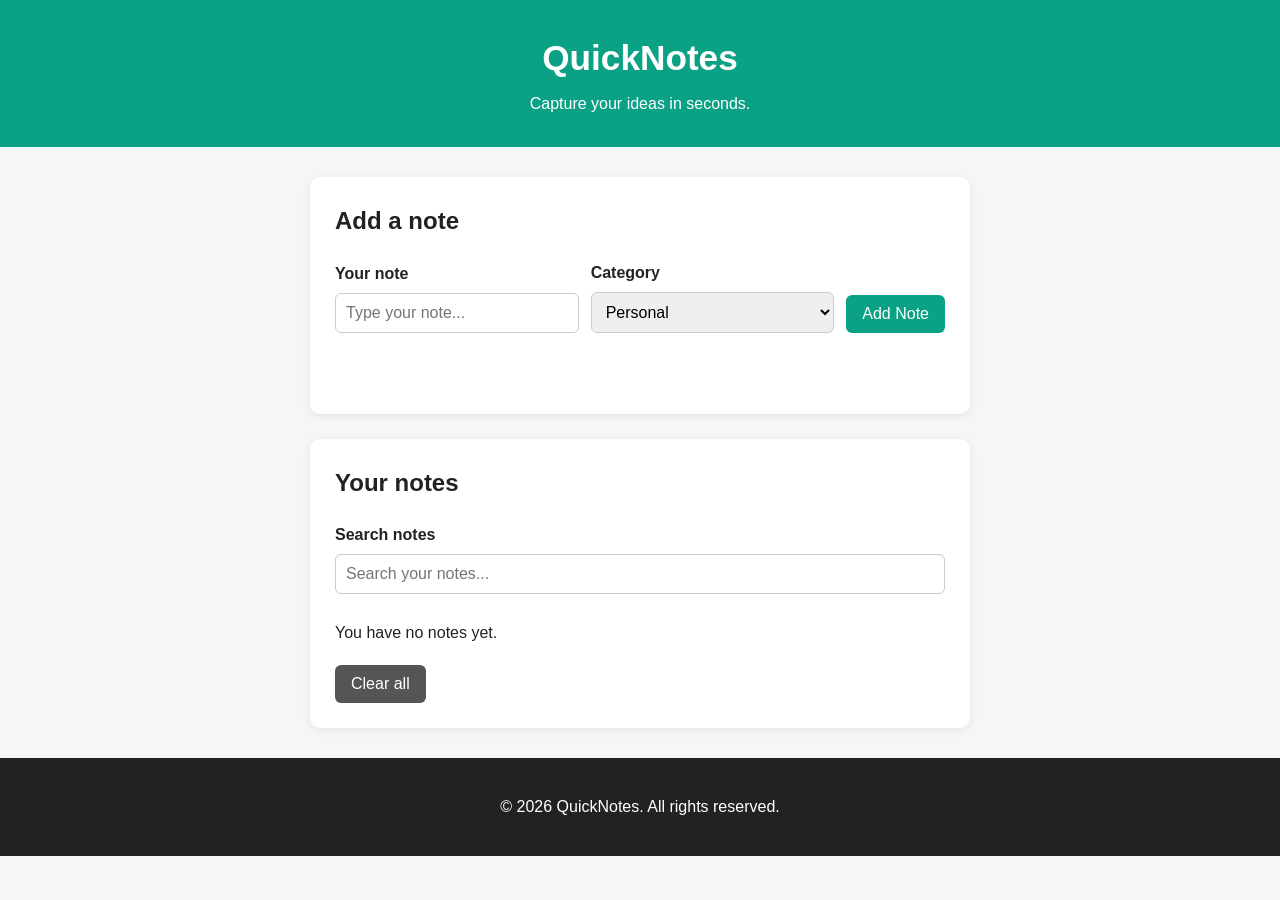
<file: quicknotes-app/index.html>
<!DOCTYPE html>
<html lang="en">
<head>
  <meta charset="UTF-8">
  <meta name="viewport" content="width=device-width, initial-scale=1.0">
  <title>QuickNotes</title>
  <link rel="stylesheet" href="style.css">
  <script src="script.js" defer></script>
</head>
<body>

  <header>
    <h1>QuickNotes</h1>
    <p>Capture your ideas in seconds.</p>
  </header>

  <main>

    <section id="add-note-section">
      <h2>Add a note</h2>

      <form id="note-form">
        <div>
          <label for="note-input">Your note</label>
          <input
            type="text"
            id="note-input"
            placeholder="Type your note..."
            maxlength="200"
          >
        </div>

        <div>
          <label for="note-category">Category</label>
          <select id="note-category">
            <option value="personal">Personal</option>
            <option value="work">Work</option>
            <option value="study">Study</option>
          </select>
        </div>

        <button type="submit">Add Note</button>
      </form>

      <p id="error-message"></p>
    </section>

    <section id="your-notes-section">
      <h2>Your notes</h2>

      <label for="search-input">Search notes</label>
      <input
        type="search"
        id="search-input"
        placeholder="Search your notes..."
      >

      <p id="note-count">You have no notes yet.</p>

      <ul id="notes-list"></ul>

      <button type="button" id="clear-all-btn">Clear all</button>
    </section>

  </main>

  <footer>
    <p>&copy; 2026 QuickNotes. All rights reserved.</p>
  </footer>

</body>
</html>
</file>
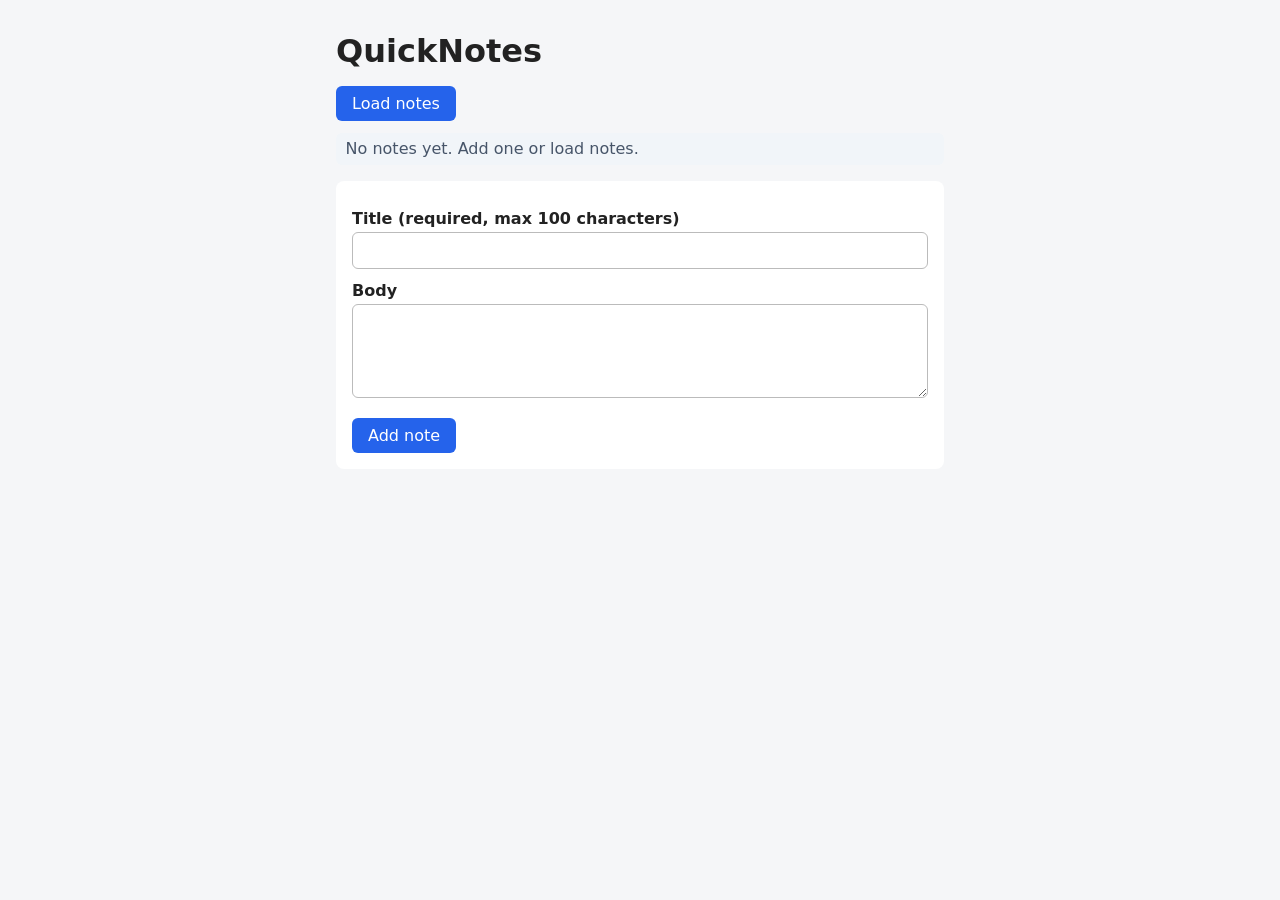
<file: quicknotes-system-design/index.html>
<!DOCTYPE html>
<html lang="en">
<head>
  <meta charset="UTF-8">
  <meta name="viewport" content="width=device-width, initial-scale=1">
  <title>QuickNotes</title>
  <link rel="stylesheet" href="style.css">
  <script src="api.js" defer></script>
</head>
<body>
  <main>
    <h1>QuickNotes</h1>

    <button id="load-btn" type="button">Load notes</button>
    <p id="status" role="status" aria-live="polite"></p>

    <form id="note-form" novalidate>
      <label for="title-input">Title (required, max 100 characters)</label>
      <input id="title-input" type="text" maxlength="200" autocomplete="off">

      <label for="body-input">Body</label>
      <textarea id="body-input" rows="4"></textarea>

      <button id="submit-btn" type="submit">Add note</button>
    </form>

    <ul id="notes-list"></ul>
  </main>
</body>
</html>
</file>
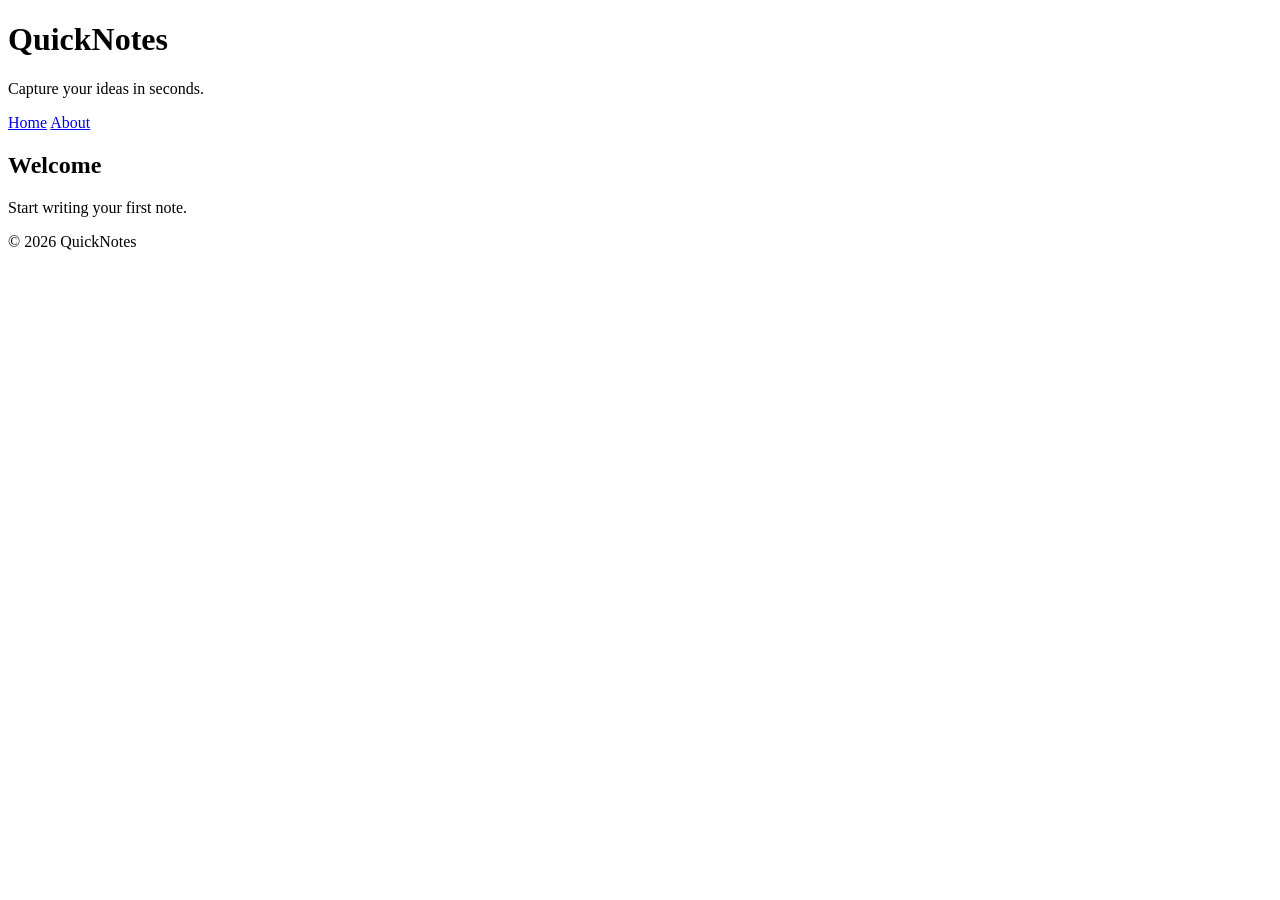
<file: web-foundations-days/day1/index.html>
<!DOCTYPE html>
<html lang="en">
<head>
  <meta charset="UTF-8">
  <meta name="viewport" content="width=device-width, initial-scale=1.0">
  <title>QuickNotes</title>
</head>
<body>
  <header>
    <h1>QuickNotes</h1>
    <p>Capture your ideas in seconds.</p>
    <nav>
      <a href="index.html">Home</a>
      <a href="about.html">About</a>
    </nav>
  </header>

  <main>
    <!-- Keep the main content from your lab here -->
    <h2>Welcome</h2>
    <p>Start writing your first note.</p>
  </main>

  <footer>
    <p>&copy; 2026 QuickNotes</p>
  </footer>
</body>
</html>
</file>
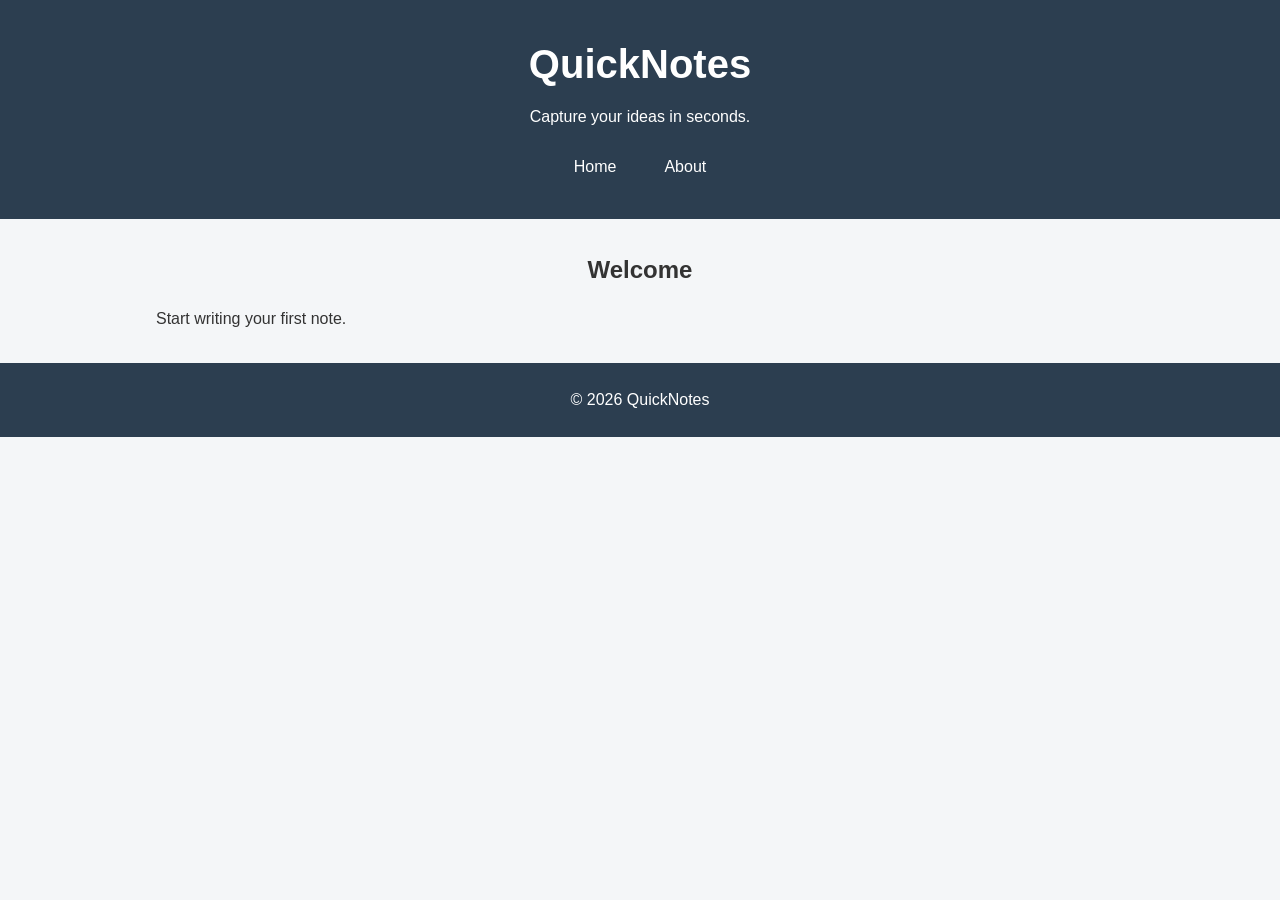
<file: web-foundations-days/day2/index.html>
<!DOCTYPE html>
<html lang="en">
<head>
  <meta charset="UTF-8">
  <meta name="viewport" content="width=device-width, initial-scale=1.0">
  <title>QuickNotes</title>
  <link rel="stylesheet" href="style.css">
</head>
<body>
  <header>
    <h1>QuickNotes</h1>
    <p>Capture your ideas in seconds.</p>
    <nav>
      <a href="index.html">Home</a>
      <a href="about.html">About</a>
    </nav>
  </header>

  <main>
    <!-- Keep the main content from your lab here -->
    <h2>Welcome</h2>
    <p>Start writing your first note.</p>
  </main>

  <footer>
    <p>&copy; 2026 QuickNotes</p>
  </footer>
</body>
</html>
</file>
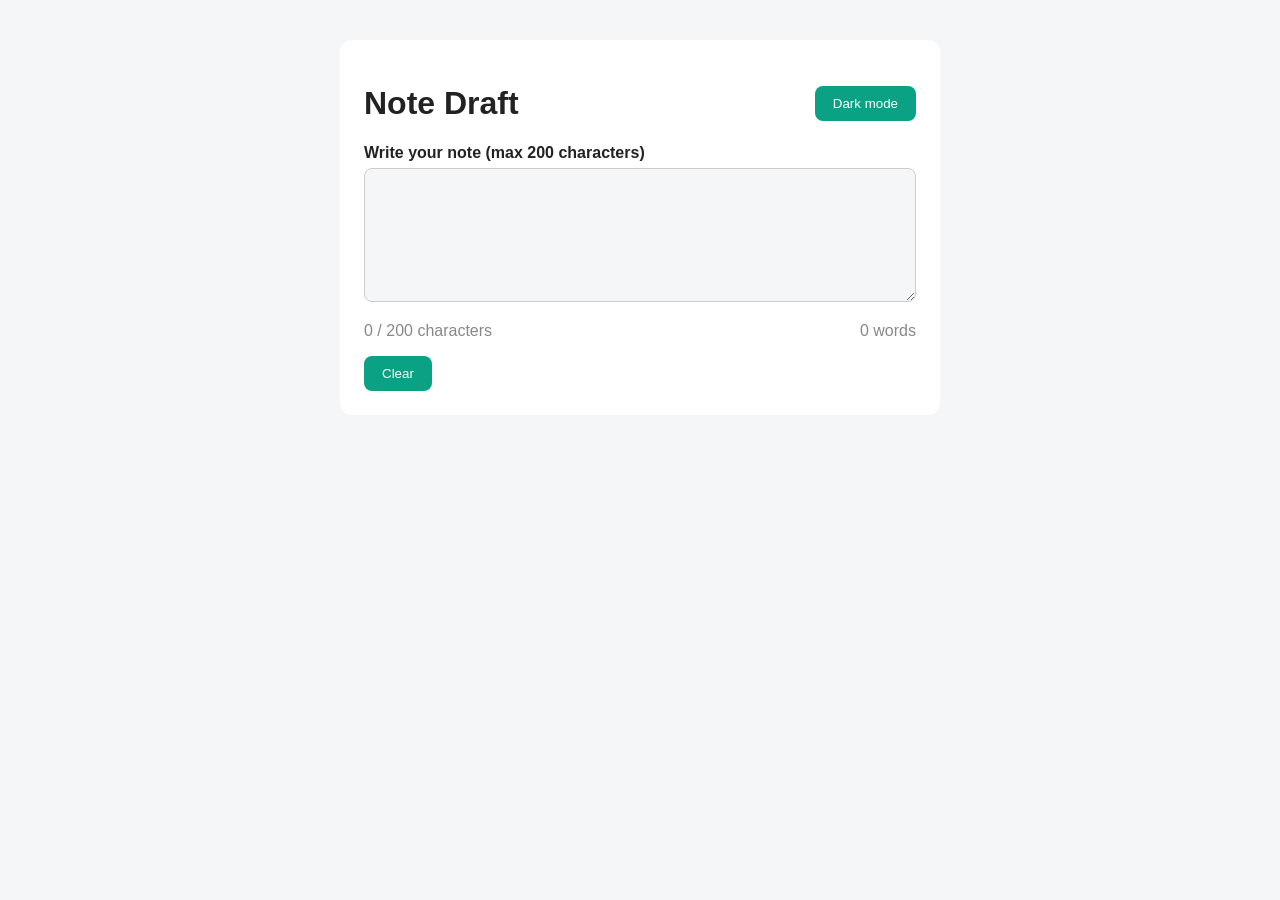
<file: web-foundations-days/day4/index.html>
<!DOCTYPE html>
<html lang="en">
  <head>
    <meta charset="UTF-8" />
    <meta name="viewport" content="width=device-width, initial-scale=1.0" />
    <title>Note Draft</title>
    <link rel="stylesheet" href="style.css" />
    <script src="script.js" defer></script>
  </head>
  <body>
    <main>
      <div class="top-bar">
        <h1>Note Draft</h1>
        <button type="button" id="theme-toggle">Dark mode</button>
      </div>
 
      <label for="note-text">Write your note (max 200 characters)</label>
      <textarea id="note-text" rows="6"></textarea>
 
      <div class="counters">
        <p id="char-count">0 / 200 characters</p>
        <p id="word-count">0 words</p>
      </div>
 
      <button type="button" id="clear-btn">Clear</button>
    </main>
  </body>
</html>
</file>
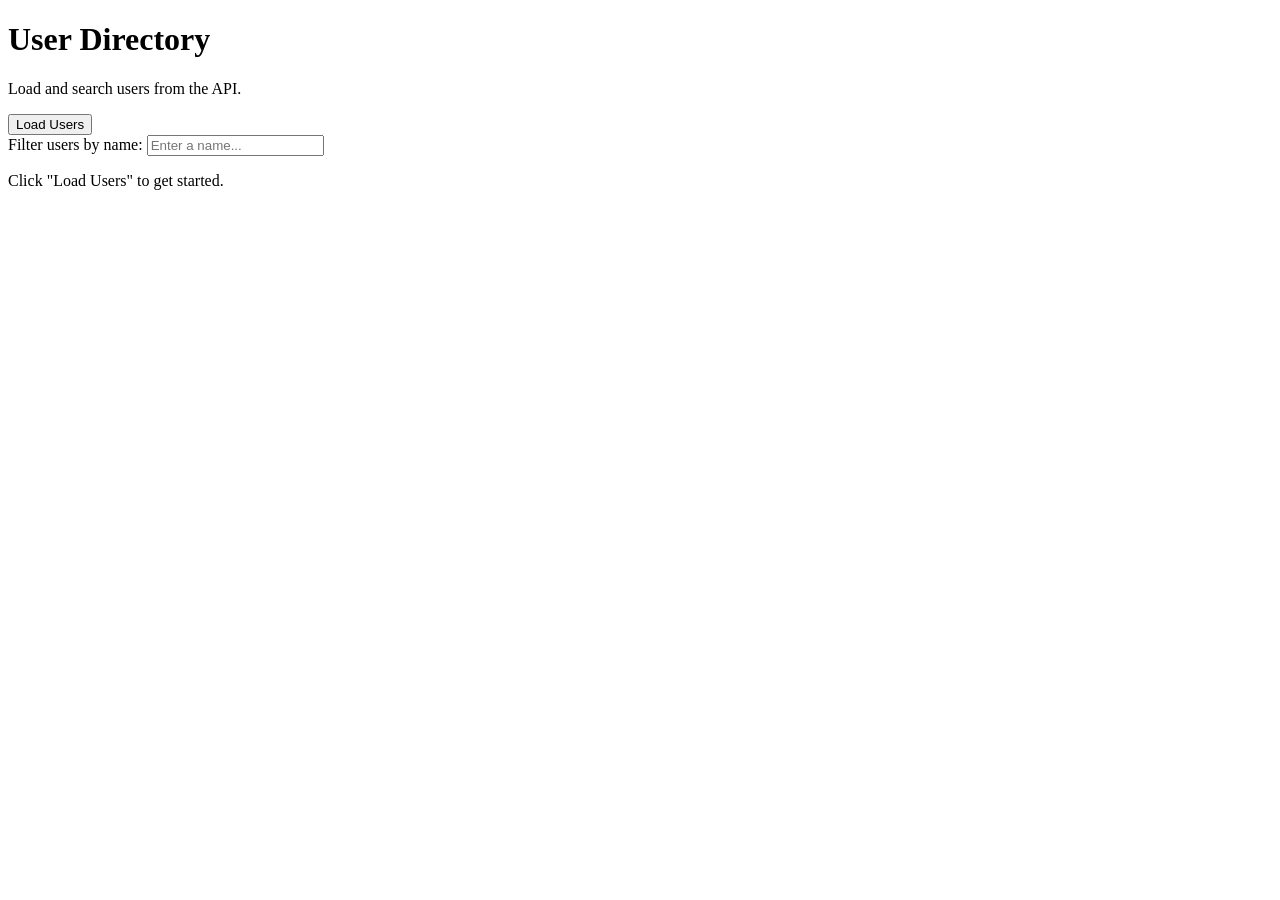
<file: web-foundations-days/day5/index.html>
<!DOCTYPE html>
<html lang="en">
<head>
    <meta charset="UTF-8">
    <meta name="viewport" content="width=device-width, initial-scale=1.0">
    <title>User Directory</title>
    <script src="users.js" defer></script>
</head>
<body>
    <header>
        <h1>User Directory</h1>
        <p>Load and search users from the API.</p>
    </header>

    <main>
        <button id="load-users" type="button">Load Users</button>

        <div>
            <label for="filter-input">Filter users by name:</label>
            <input
                id="filter-input"
                type="text"
                placeholder="Enter a name..."
            >
        </div>

        <p id="status" role="status" aria-live="polite">
            Click "Load Users" to get started.
        </p>

        <ul id="users-list"></ul>
    </main>
</body>
</html>
</file>
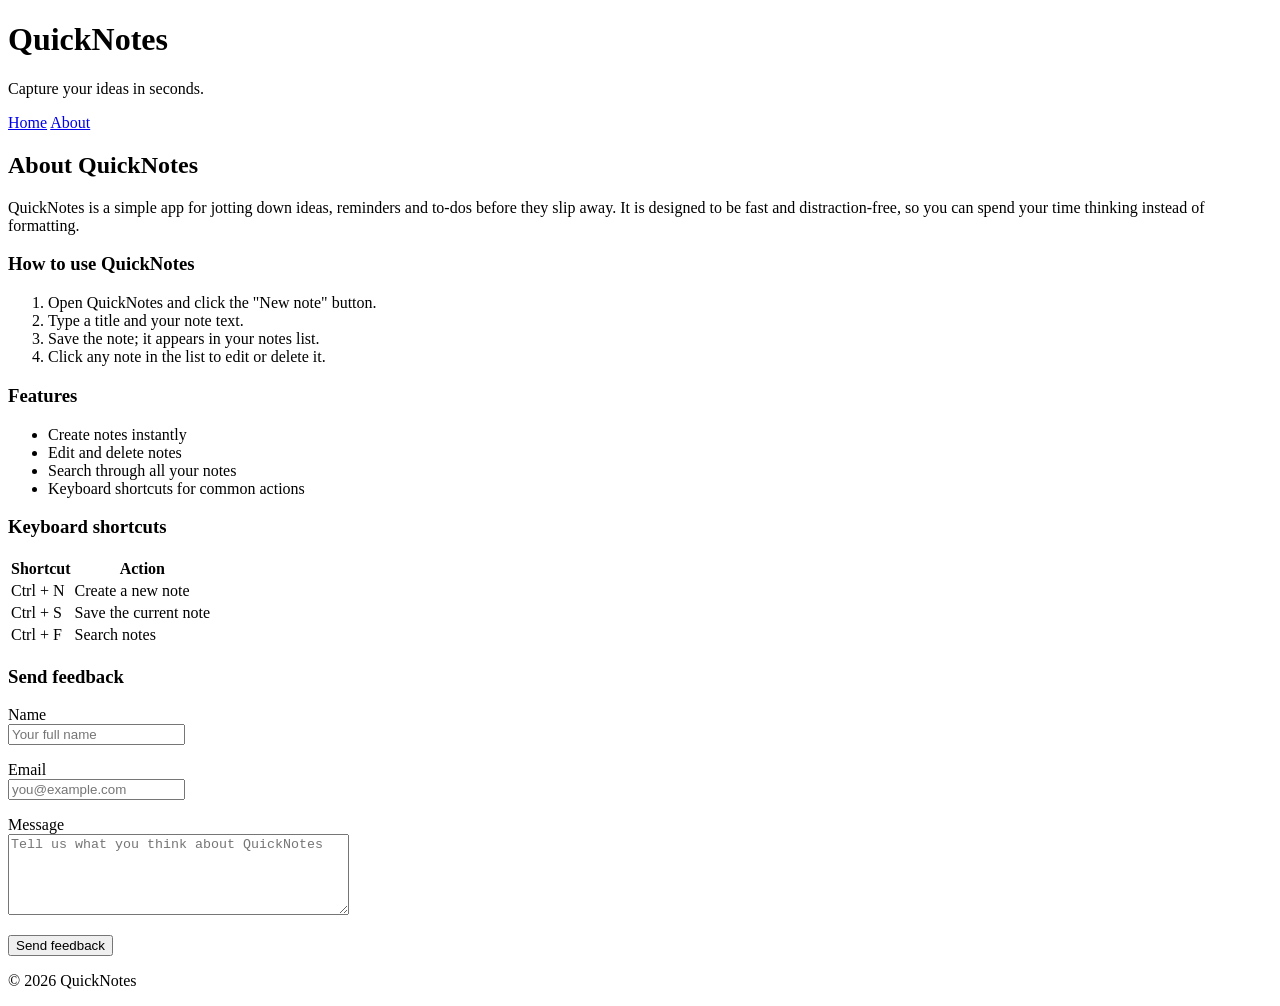
<file: web-foundations-days/day1/about.html>
<!DOCTYPE html>
<html lang="en">
<head>
  <meta charset="UTF-8">
  <meta name="viewport" content="width=device-width, initial-scale=1.0">
  <title>About QuickNotes</title>
</head>
<body>
  <header>
    <h1>QuickNotes</h1>
    <p>Capture your ideas in seconds.</p>
    <nav>
      <a href="index.html">Home</a>
      <a href="about.html">About</a>
    </nav>
  </header>

  <main>
    <h2>About QuickNotes</h2>
    <p>QuickNotes is a simple app for jotting down ideas, reminders and to-dos before they slip away. It is designed to be fast and distraction-free, so you can spend your time thinking instead of formatting.</p>

    <section>
      <h3>How to use QuickNotes</h3>
      <ol>
        <li>Open QuickNotes and click the "New note" button.</li>
        <li>Type a title and your note text.</li>
        <li>Save the note; it appears in your notes list.</li>
        <li>Click any note in the list to edit or delete it.</li>
      </ol>
    </section>

    <section>
      <h3>Features</h3>
      <ul>
        <li>Create notes instantly</li>
        <li>Edit and delete notes</li>
        <li>Search through all your notes</li>
        <li>Keyboard shortcuts for common actions</li>
      </ul>
    </section>

    <section>
      <h3>Keyboard shortcuts</h3>
      <table>
        <thead>
          <tr>
            <th>Shortcut</th>
            <th>Action</th>
          </tr>
        </thead>
        <tbody>
          <tr>
            <td>Ctrl + N</td>
            <td>Create a new note</td>
          </tr>
          <tr>
            <td>Ctrl + S</td>
            <td>Save the current note</td>
          </tr>
          <tr>
            <td>Ctrl + F</td>
            <td>Search notes</td>
          </tr>
        </tbody>
      </table>
    </section>

    <section>
      <h3>Send feedback</h3>
    <form>
    <p>
        <label for="name">Name</label><br>
        <input type="text" id="name" name="name" placeholder="Your full name" required>
    </p>
    <p>
        <label for="email">Email</label><br>
        <input type="email" id="email" name="email" placeholder="you@example.com" required>
    </p>
    <p>
        <label for="message">Message</label><br>
        <textarea id="message" name="message" rows="5" cols="40" placeholder="Tell us what you think about QuickNotes" required></textarea>
    </p>
    <button type="submit">Send feedback</button>
    </form>
    </section>
  </main>

  <footer>
    <p>&copy; 2026 QuickNotes</p>
  </footer>
</body>
</html>
</file>
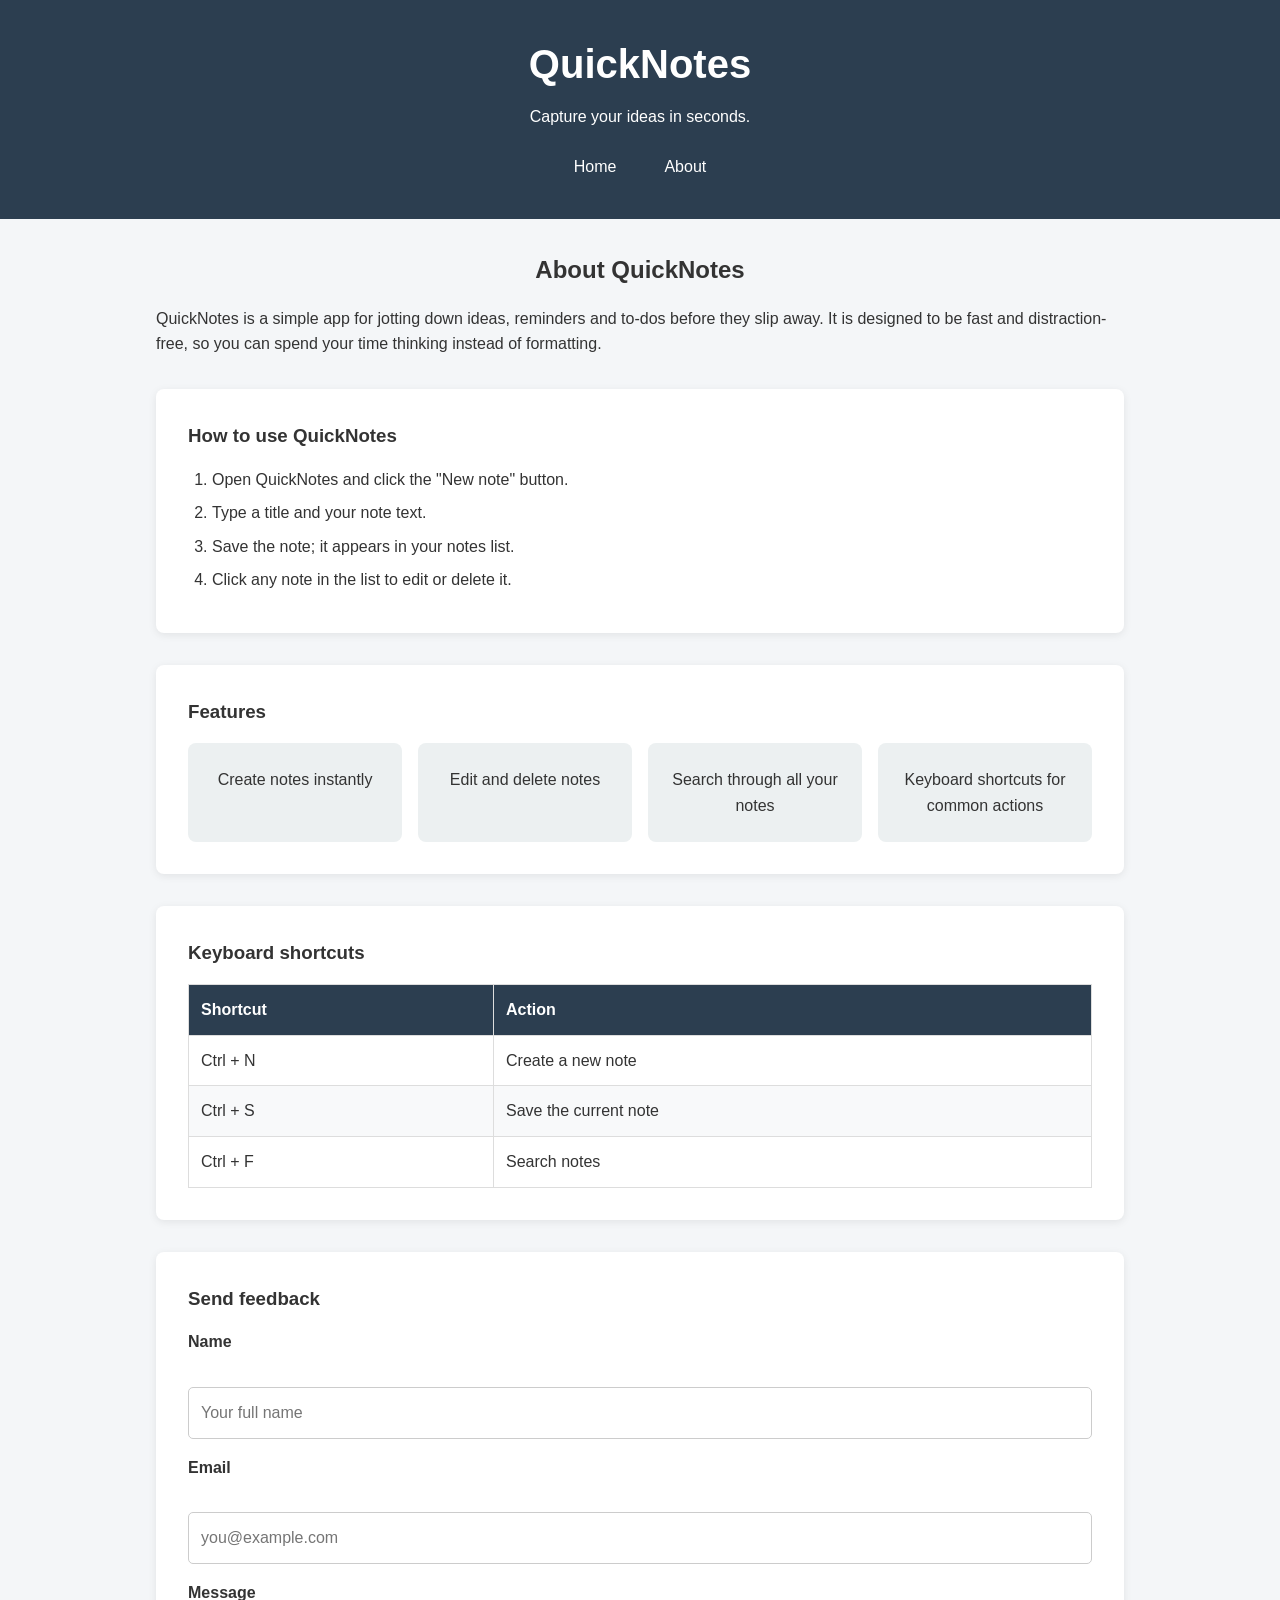
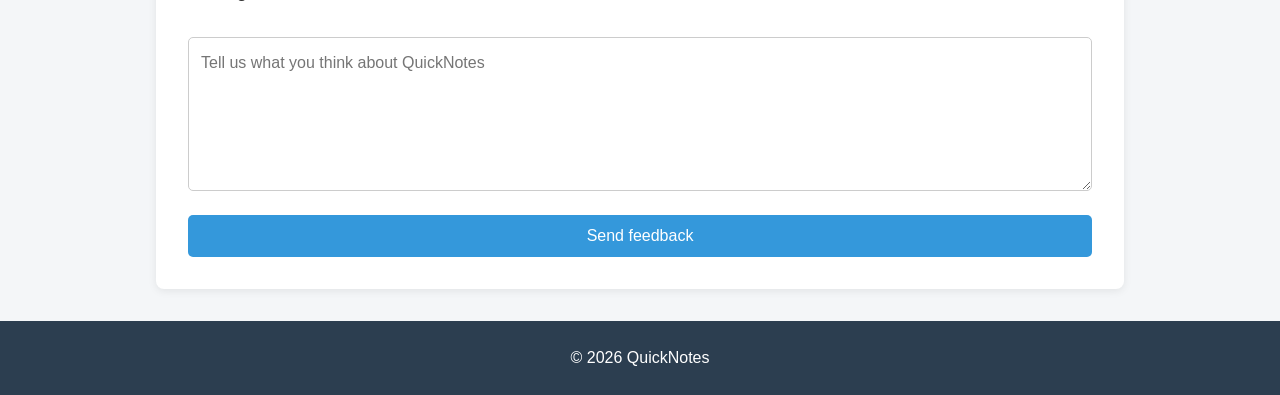
<file: web-foundations-days/day2/about.html>
<!DOCTYPE html>
<html lang="en">
<head>
  <meta charset="UTF-8">
  <meta name="viewport" content="width=device-width, initial-scale=1.0">
  <title>About QuickNotes</title>
  <link rel="stylesheet" href="style.css">
</head>

<body>
  <header>
    <h1>QuickNotes</h1>
    <p>Capture your ideas in seconds.</p>

    <nav>
      <a href="index.html">Home</a>
      <a href="about.html">About</a>
    </nav>
  </header>

  <main>
    <h2>About QuickNotes</h2>

    <p>
      QuickNotes is a simple app for jotting down ideas, reminders and to-dos
      before they slip away. It is designed to be fast and distraction-free,
      so you can spend your time thinking instead of formatting.
    </p>

    <section>
      <h3>How to use QuickNotes</h3>

      <ol>
        <li>Open QuickNotes and click the "New note" button.</li>
        <li>Type a title and your note text.</li>
        <li>Save the note; it appears in your notes list.</li>
        <li>Click any note in the list to edit or delete it.</li>
      </ol>
    </section>

    <section>
      <h3>Features</h3>

      <ul class="features">
        <li>Create notes instantly</li>
        <li>Edit and delete notes</li>
        <li>Search through all your notes</li>
        <li>Keyboard shortcuts for common actions</li>
      </ul>
    </section>

    <section>
      <h3>Keyboard shortcuts</h3>

      <table>
        <thead>
          <tr>
            <th>Shortcut</th>
            <th>Action</th>
          </tr>
        </thead>

        <tbody>
          <tr>
            <td>Ctrl + N</td>
            <td>Create a new note</td>
          </tr>
          <tr>
            <td>Ctrl + S</td>
            <td>Save the current note</td>
          </tr>
          <tr>
            <td>Ctrl + F</td>
            <td>Search notes</td>
          </tr>
        </tbody>
      </table>
    </section>

    <section>
      <h3>Send feedback</h3>

      <form>
        <p>
          <label for="name">Name</label><br>
          <input
            type="text"
            id="name"
            name="name"
            placeholder="Your full name"
            required
          >
        </p>

        <p>
          <label for="email">Email</label><br>
          <input
            type="email"
            id="email"
            name="email"
            placeholder="you@example.com"
            required
          >
        </p>

        <p>
          <label for="message">Message</label><br>
          <textarea
            id="message"
            name="message"
            rows="5"
            cols="40"
            placeholder="Tell us what you think about QuickNotes"
            required
          ></textarea>
        </p>

        <button type="submit">Send feedback</button>
      </form>
    </section>
  </main>

  <footer>
    <p>&copy; 2026 QuickNotes</p>
  </footer>
</body>
</html>
</file>
<file: quicknotes-app/style.css>
/* Box-sizing reset */
*,
*::before,
*::after {
  box-sizing: border-box;
}

/* Page */
body {
  margin: 0;
  font-family: Arial, sans-serif;
  background-color: #f4f6f8;
  color: #222;
  line-height: 1.6;
}

/* Header */
header {
  background-color: #0ba184;
  color: white;
  text-align: center;
  padding: 30px 20px;
}

header h1 {
  margin: 0;
  font-size: 2.2rem;
}

header p {
  margin: 5px 0 0;
}

/* Main */
main {
  max-width: 700px;
  margin: 30px auto;
  padding: 0 20px;
}

/* Sections */
section {
  background-color: white;
  padding: 25px;
  margin-bottom: 25px;
  border-radius: 10px;
  box-shadow: 0 2px 8px rgba(0, 0, 0, 0.08);
}

section h2 {
  margin-top: 0;
}

/* Form */
#note-form {
  display: flex;
  align-items: end;
  gap: 12px;
}

#note-form > div {
  flex: 1;
}

label {
  display: block;
  margin-bottom: 6px;
  font-weight: bold;
}

input,
select {
  width: 100%;
  padding: 10px;
  border: 1px solid #ccc;
  border-radius: 6px;
  font-size: 1rem;
}

button {
  padding: 10px 16px;
  border: none;
  border-radius: 6px;
  background-color: #0ba184;
  color: white;
  font-size: 1rem;
  cursor: pointer;
  transition: opacity 0.2s ease, transform 0.2s ease;
}

button:hover {
  opacity: 0.85;
  transform: translateY(-1px);
}

/* Search */
#search-input {
  margin-bottom: 10px;
}

/* Error */
#error-message {
  color: #b91c1c;
  font-weight: bold;
  min-height: 24px;
}

/* Notes list */
#notes-list {
  list-style: none;
  padding: 0;
  margin: 20px 0;
}

/* Note cards */
.note-card {
  padding: 16px;
  border: 1px solid #ddd;
  border-radius: 8px;
  margin-bottom: 12px;
  background-color: #fafafa;
}

.note-card p {
  margin: 5px 0;
}

.note-text {
  font-size: 1.05rem;
  font-weight: 500;
}

.note-category {
  display: inline-block;
  padding: 3px 8px;
  border-radius: 4px;
  font-size: 0.8rem;
  font-weight: bold;
  margin-bottom: 5px;
}

.note-date {
  color: #777;
  font-size: 0.85rem;
}

/* Category styles */
.category-personal {
  border-left: 5px solid teal;
}

.category-personal .note-category {
  background-color: #d5f5ef;
  color: #087f6b;
}

.category-work {
  border-left: 5px solid darkred;
}

.category-work .note-category {
  background-color: #f5dcdc;
  color: darkred;
}

.category-study {
  border-left: 5px solid blue;
}

.category-study .note-category {
  background-color: #dce8ff;
  color: #174ea6;
}

/* Delete button */
.delete-btn {
  background-color: #b91c1c;
  margin-top: 8px;
}

.delete-btn:hover {
  background-color: #991b1b;
}

/* Clear all */
#clear-all-btn {
  background-color: #555;
}

/* Footer */
footer {
  text-align: center;
  padding: 20px;
  background-color: #222;
  color: white;
}

/* Responsive layout */
@media (max-width: 600px) {
  #note-form {
    flex-direction: column;
    align-items: stretch;
  }

  #note-form > div {
    width: 100%;
  }

  #note-form button {
    width: 100%;
  }

  main {
    padding: 0 12px;
  }

  section {
    padding: 18px;
  }
}
</file>
<file: quicknotes-system-design/style.css>
* { box-sizing: border-box; }
body { font-family: system-ui, sans-serif; background: #f5f6f8; color: #222; margin: 0; }
main { max-width: 640px; margin: 2rem auto; padding: 0 1rem; }
h1 { margin-bottom: 1rem; }
label { display: block; margin: .75rem 0 .25rem; font-weight: 600; }
input, textarea { width: 100%; padding: .5rem; border: 1px solid #bbb; border-radius: 6px; font: inherit; }
button { padding: .5rem 1rem; border: 0; border-radius: 6px; background: #2563eb; color: #fff; font: inherit; cursor: pointer; }
button:disabled { background: #94a3b8; cursor: not-allowed; }
button.delete-btn { background: #dc2626; padding: .25rem .6rem; font-size: .85rem; }
#note-form { background: #fff; padding: 1rem; border-radius: 8px; margin: 1rem 0; }
#note-form button { margin-top: 1rem; }
#status { min-height: 1.5rem; margin: .75rem 0; padding: .4rem .6rem; border-radius: 6px; }
#status.loading { background: #e0e7ff; color: #3730a3; }
#status.success { background: #dcfce7; color: #166534; border: 1px solid #86efac; }
#status.error   { background: #fee2e2; color: #991b1b; border: 1px solid #fca5a5; }
#status.empty   { background: #f1f5f9; color: #475569; }
#notes-list { list-style: none; padding: 0; }
#notes-list li { background: #fff; padding: .75rem 1rem; margin-bottom: .5rem; border-radius: 8px;
                 display: flex; justify-content: space-between; gap: 1rem; align-items: flex-start; }
.note-title { font-weight: 700; margin: 0 0 .25rem; }
.note-body { margin: 0; color: #444; white-space: pre-wrap; }
</file>
<file: web-foundations-days/day2/style.css>
/* Reset */
* {
    box-sizing: border-box;
    margin: 0;
    padding: 0;
}

/* Base styles */
body {
    font-family: Arial, sans-serif;
    line-height: 1.6;
    background-color: #f4f6f8;
    color: #333;
}

/* Header */
header {
    background-color: #2c3e50;
    color: white;
    text-align: center;
    padding: 2rem;
}

header h1 {
    margin-bottom: 0.5rem;
    font-size: 2.5rem;
}

header p {
    margin-bottom: 1rem;
}

/* Navigation */
nav {
    display: flex;
    justify-content: center;
    gap: 16px;
}

nav a {
    color: white;
    text-decoration: none;
    padding: 0.5rem 1rem;
    border-radius: 5px;
    transition: background-color 0.3s ease, transform 0.3s ease;
}

nav a:hover {
    background-color: #3498db;
    transform: translateY(-2px);
}

/* Main content */
main {
    max-width: 1000px;
    margin: 2rem auto;
    padding: 0 1rem;
}

main > h2 {
    margin-bottom: 1rem;
    text-align: center;
}

main > p {
    margin-bottom: 2rem;
}

/* Sections */
section {
    background-color: white;
    margin-bottom: 2rem;
    padding: 2rem;
    border-radius: 8px;
    box-shadow: 0 2px 8px rgba(0, 0, 0, 0.08);
}

section h3 {
    margin-bottom: 1rem;
}

/* Lists */
ol,
ul {
    padding-left: 1.5rem;
}

li {
    margin-bottom: 0.5rem;
}

/* Features grid */
.features {
    display: grid;
    grid-template-columns: repeat(auto-fit, minmax(180px, 1fr));
    gap: 1rem;
    list-style: none;
    padding: 0;
}

.features li {
    background-color: #ecf0f1;
    padding: 1.5rem;
    margin-bottom: 0;
    border-radius: 8px;
    text-align: center;
}

/* Table */
table {
    width: 100%;
    border-collapse: collapse;
    margin-top: 1rem;
}

th,
td {
    border: 1px solid #ddd;
    padding: 0.75rem;
    text-align: left;
}

th {
    background-color: #2c3e50;
    color: white;
}

tr:nth-child(even) {
    background-color: #f8f9fa;
}

/* Form */
form {
    display: flex;
    flex-direction: column;
    gap: 1rem;
}

label {
    display: block;
    margin-bottom: 0.4rem;
    font-weight: bold;
}

input,
textarea {
    width: 100%;
    padding: 0.75rem;
    border: 1px solid #ccc;
    border-radius: 5px;
    font: inherit;
}

textarea {
    resize: vertical;
}

button {
    padding: 0.75rem 1.5rem;
    border: none;
    border-radius: 5px;
    background-color: #3498db;
    color: white;
    font-size: 1rem;
    cursor: pointer;
    transition: background-color 0.3s ease, transform 0.3s ease;
}

button:hover {
    background-color: #2980b9;
    transform: translateY(-2px);
}

/* Footer */
footer {
    background-color: #2c3e50;
    color: white;
    text-align: center;
    padding: 1.5rem;
    margin-top: 2rem;
}

/* Small screens */
@media (max-width: 600px) {
    header {
        padding: 1rem;
    }

    header h1 {
        font-size: 1.8rem;
    }

    header p {
        font-size: 0.9rem;
    }

    nav {
        gap: 8px;
    }

    nav a {
        padding: 0.4rem 0.7rem;
    }

    main {
        margin: 1rem auto;
    }

    section {
        padding: 1rem;
    }
}
</file>
<file: web-foundations-days/day4/style.css>
:root {
  --bg: #f4f6f8;
  --card: #ffffff;
  --text: #222222;
  --border: #cccccc;
  --accent: #0ba184;
}
 
body.dark {
  --bg: #121212;
  --card: #1e1e1e;
  --text: #eeeeee;
  --border: #444444;
  --accent: #34d3b1;
}
 
*,
*::before,
*::after {
  box-sizing: border-box;
}
 
body {
  margin: 0;
  font-family: "Segoe UI", Arial, sans-serif;
  background: var(--bg);
  color: var(--text);
  transition: background 0.3s ease, color 0.3s ease;
}
 
main {
  max-width: 600px;
  margin: 40px auto;
  padding: 24px;
  background: var(--card);
  border-radius: 12px;
}
 
.top-bar {
  display: flex;
  justify-content: space-between;
  align-items: center;
}
 
label {
  display: block;
  font-weight: bold;
  margin-bottom: 6px;
}
 
textarea {
  width: 100%;
  padding: 12px;
  border: 1px solid var(--border);
  border-radius: 8px;
  background: var(--bg);
  color: var(--text);
  font: inherit;
}
 
.counters {
  display: flex;
  justify-content: space-between;
  color: #888;
}
 
.warning {
  color: #d97706;
}
 
.over {
  color: #b91c1c;
  font-weight: bold;
}
 
button {
  background: var(--accent);
  color: white;
  border: none;
  padding: 10px 18px;
  border-radius: 8px;
  cursor: pointer;
}
</file>
